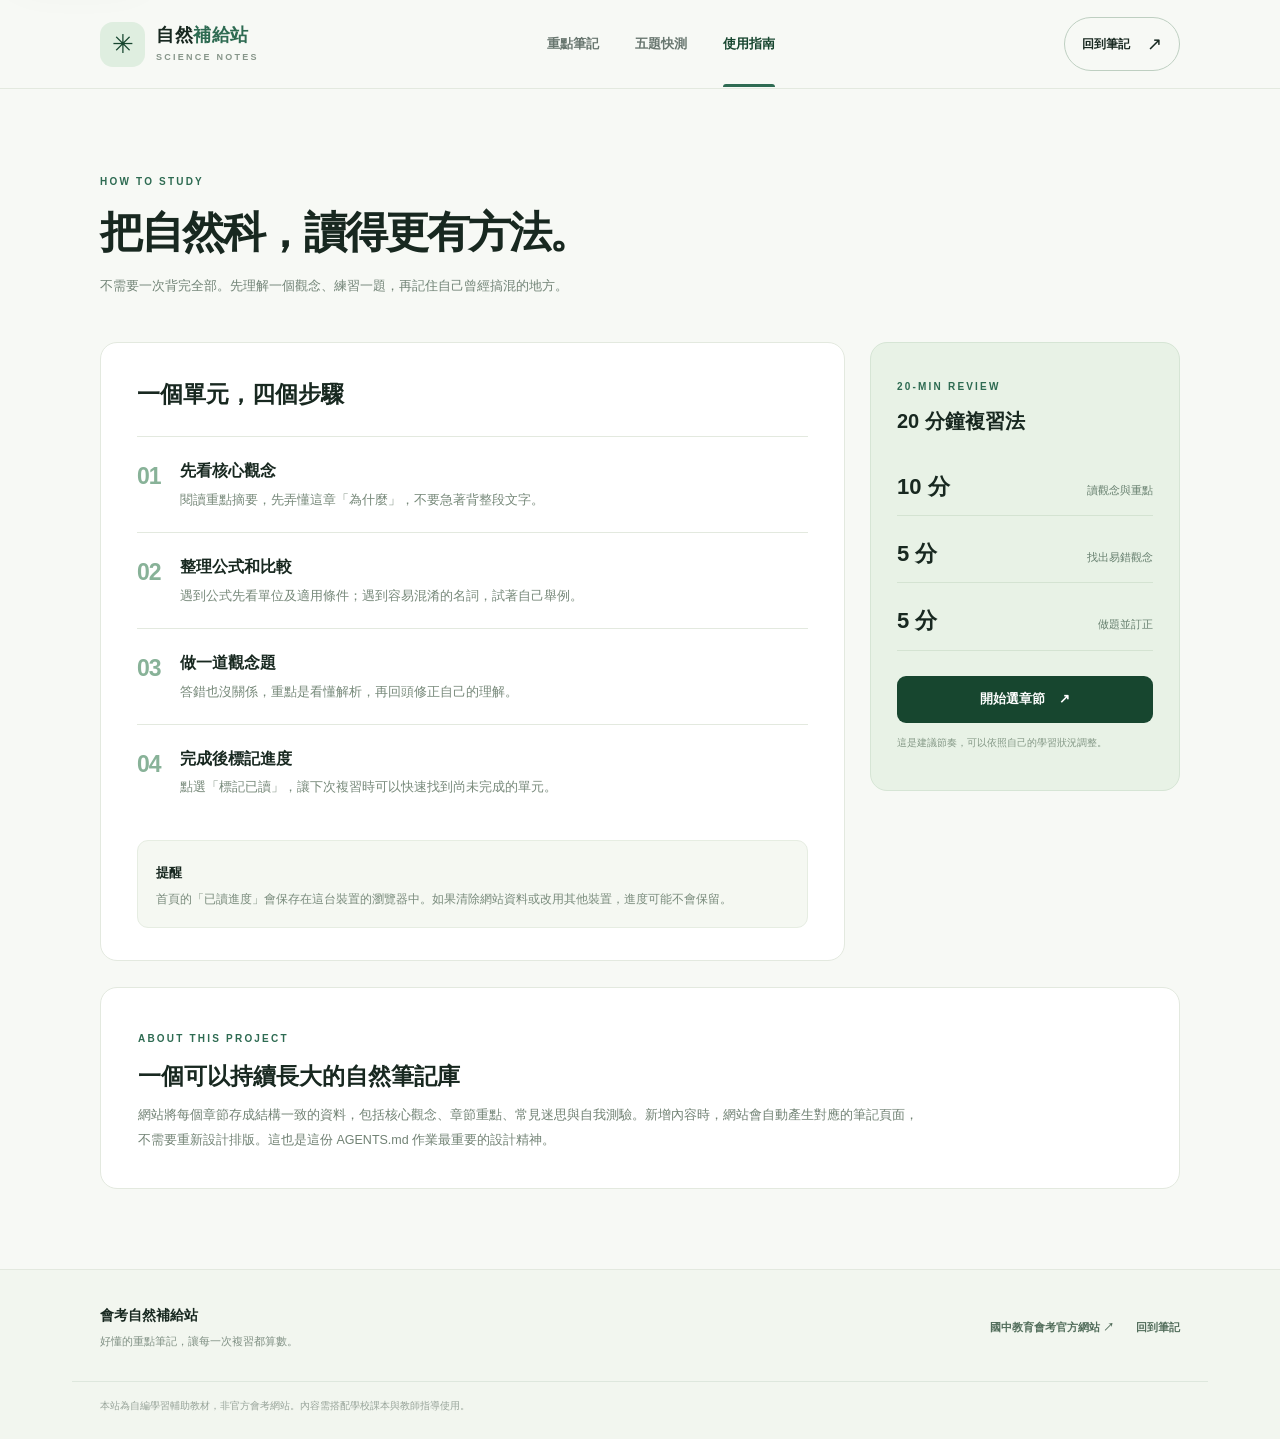
<file: guide.html>
<!doctype html>
<html lang="zh-Hant">
<head>
  <meta charset="utf-8">
  <meta name="viewport" content="width=device-width, initial-scale=1">
  <meta name="description" content="會考自然補給站的複習方法與使用說明。">
  <meta name="theme-color" content="#f5f8f5">
  <title>使用指南｜會考自然補給站</title>
  <link rel="icon" href="assets/favicon.svg" type="image/svg+xml">
  <link rel="stylesheet" href="styles.css">
</head>
<body>
  <a class="skip-link" href="#main">跳到主要內容</a>
  <header class="site-header">
    <div class="container header-inner">
      <a class="brand" href="./index.html" aria-label="會考自然補給站首頁"><span class="brand-icon" aria-hidden="true">✳</span><span class="brand-name">自然<span class="brand-accent">補給站</span><small>SCIENCE NOTES</small></span></a>
      <nav class="top-nav" aria-label="主要選單"><a href="./index.html" class="nav-link">重點筆記</a><a href="./index.html?mode=quiz" class="nav-link">五題快測</a><a href="./guide.html" class="nav-link active" aria-current="page">使用指南</a></nav>
      <a class="header-action" href="./index.html">回到筆記 <span aria-hidden="true">↗</span></a>
    </div>
  </header>
  <main id="main" class="container main-content">
    <div class="guide-head"><span class="eyebrow">HOW TO STUDY</span><h1>把自然科，讀得更有方法。</h1><p>不需要一次背完全部。先理解一個觀念、練習一題，再記住自己曾經搞混的地方。</p></div>
    <section class="guide-layout" aria-label="學習方法">
      <div class="guide-main">
        <h2>一個單元，四個步驟</h2>
        <div class="step-card"><span class="step-num">01</span><div><h3>先看核心觀念</h3><p>閱讀重點摘要，先弄懂這章「為什麼」，不要急著背整段文字。</p></div></div>
        <div class="step-card"><span class="step-num">02</span><div><h3>整理公式和比較</h3><p>遇到公式先看單位及適用條件；遇到容易混淆的名詞，試著自己舉例。</p></div></div>
        <div class="step-card"><span class="step-num">03</span><div><h3>做一道觀念題</h3><p>答錯也沒關係，重點是看懂解析，再回頭修正自己的理解。</p></div></div>
        <div class="step-card"><span class="step-num">04</span><div><h3>完成後標記進度</h3><p>點選「標記已讀」，讓下次複習時可以快速找到尚未完成的單元。</p></div></div>
        <div class="notice-box"><strong>提醒</strong><p>首頁的「已讀進度」會保存在這台裝置的瀏覽器中。如果清除網站資料或改用其他裝置，進度可能不會保留。</p></div>
      </div>
      <aside class="guide-aside"><span class="eyebrow">20-MIN REVIEW</span><h2>20 分鐘複習法</h2><div class="time-line"><div><strong>10 分</strong><span>讀觀念與重點</span></div><div><strong>5 分</strong><span>找出易錯觀念</span></div><div><strong>5 分</strong><span>做題並訂正</span></div></div><a href="./index.html" class="button button-dark">開始選章節 <span aria-hidden="true">↗</span></a><p class="side-note">這是建議節奏，可以依照自己的學習狀況調整。</p></aside>
    </section>
    <section class="about-section"><span class="eyebrow">ABOUT THIS PROJECT</span><h2>一個可以持續長大的自然筆記庫</h2><p>網站將每個章節存成結構一致的資料，包括核心觀念、章節重點、常見迷思與自我測驗。新增內容時，網站會自動產生對應的筆記頁面，不需要重新設計排版。這也是這份 AGENTS.md 作業最重要的設計精神。</p></section>
  </main>
  <footer class="site-footer"><div class="container footer-inner"><div><strong>會考自然補給站</strong><span>好懂的重點筆記，讓每一次複習都算數。</span></div><div class="footer-links"><a href="https://cap-rcpet.rcpet.edu.tw/" target="_blank" rel="noopener noreferrer">國中教育會考官方網站 ↗</a><a href="./index.html">回到筆記</a></div></div><div class="container footer-bottom">本站為自編學習輔助教材，非官方會考網站。內容需搭配學校課本與教師指導使用。</div></footer>
</body>
</html>
</file>
<file: styles.css>
/* 會考自然補給站 — 統一設計規則請見 AGENTS.md */
:root{--bg:#f7f9f5;--paper:#fff;--ink:#182820;--muted:#637269;--green:#2e6b52;--green-dark:#17462f;--green-pale:#eaf3eb;--border:#e3e9df;--radius:18px;--max:1136px;--shadow:0 16px 48px rgba(22,50,32,.06)}
*,*::before,*::after{box-sizing:border-box}
html{scroll-behavior:smooth;scroll-padding-top:110px}
body{margin:0;background:var(--bg);color:var(--ink);font-family:ui-sans-serif,-apple-system,BlinkMacSystemFont,"Noto Sans TC","Microsoft JhengHei","PingFang TC",sans-serif;line-height:1.7;-webkit-font-smoothing:antialiased}
a{color:inherit;text-decoration:none}
button,input{font:inherit}button{cursor:pointer}button:disabled{cursor:default}svg{flex-shrink:0}
.container{max-width:var(--max);margin:0 auto;padding-inline:28px}
.sr-only{position:absolute!important;width:1px;height:1px;padding:0;margin:-1px;overflow:hidden;clip:rect(0,0,0,0);white-space:nowrap;border:0}
.skip-link{position:absolute;top:-80px;left:16px;background:#fff;z-index:100;padding:8px 15px;border-radius:8px;box-shadow:var(--shadow)}.skip-link:focus{top:12px}
:focus-visible{outline:3px solid #76ba9c;outline-offset:3px}
.site-header{position:sticky;top:0;z-index:50;background:rgba(247,249,245,.94);border-bottom:1px solid var(--border);backdrop-filter:blur(16px)}
.header-inner{min-height:88px;display:flex;justify-content:space-between;align-items:center;gap:26px}
.brand{display:inline-flex;align-items:center;gap:11px;white-space:nowrap}.brand-icon{width:45px;height:45px;border-radius:13px;background:#dfeee0;display:grid;place-items:center;color:var(--green-dark);font-size:26px}.brand-name{font-size:18px;font-weight:850;letter-spacing:.03em;line-height:1.15;display:block}.brand-accent{color:var(--green)}.brand-name small{display:block;font-size:9px;letter-spacing:.25em;margin-top:6px;font-weight:800;color:#87968a}.top-nav{display:flex;gap:36px;align-items:center}.nav-link{font-size:13px;font-weight:700;color:#68766f;padding:32px 0;position:relative}.nav-link.active,.nav-link:hover{color:var(--green-dark)}.nav-link.active::after{content:"";position:absolute;bottom:0;left:0;right:0;height:3px;background:var(--green);border-radius:4px 4px 0 0}
.header-action{display:inline-flex;align-items:center;gap:17px;padding:11px 17px;border:1px solid #becfc1;border-radius:100px;font-size:12px;font-weight:800;white-space:nowrap;transition:.18s}.header-action:hover{background:#e7f1e6;border-color:var(--green)}.header-action span{font-size:18px;font-weight:400}
.main-content{padding-top:35px;padding-bottom:80px}.eyebrow{display:inline-block;font-size:10px;letter-spacing:.22em;color:var(--green);font-weight:850;text-transform:uppercase}
.hero{background:#e9f1e5;min-height:476px;border:1px solid #dce9da;display:grid;grid-template-columns:minmax(0,1.15fr) minmax(320px,.85fr);align-items:center;overflow:hidden;position:relative;border-radius:28px}
.hero::before{content:"";position:absolute;right:0;top:0;bottom:0;width:43%;background:radial-gradient(circle at 48% 54%,rgba(255,255,255,.75),transparent 60%)}
.hero-content{padding:52px 15px 43px 64px;position:relative;z-index:2}.hero-label{font-size:12px;display:inline-flex;align-items:center;gap:9px;font-weight:800;color:#4c765e;background:#f7fff6c0;border:1px solid #cde1cd;padding:8px 14px;border-radius:100px}
.hero h1{font-size:clamp(32px,3.2vw,47px);line-height:1.42;letter-spacing:-.05em;margin:23px 0 14px;font-weight:850}.hero h1 em{font-style:normal;color:var(--green)}.hero p{font-size:14px;line-height:2;max-width:450px;color:#5d7061;margin:0}.hero-actions{display:flex;gap:11px;align-items:center;margin-top:28px}.button{display:inline-flex;align-items:center;justify-content:center;gap:14px;padding:12px 19px;min-height:47px;border-radius:9px;border:1px solid transparent;font-size:12.5px;font-weight:850;transition:transform .17s,background .17s,border-color .17s;white-space:nowrap}.button:hover{transform:translateY(-2px)}.button-dark{background:var(--green-dark);color:#fff}.button-dark:hover{background:#286544}.button-light{background:#fff9;border-color:#d8e3d7;color:#31513e}.button-light:hover{background:#fff}.button-done{background:#e2f1e4;border-color:#b7d7c0;color:#27573b}.hero-foot{display:flex;flex-wrap:wrap;gap:18px;margin-top:42px;color:#728270;font-size:11px;font-weight:700}.hero-foot span{display:inline-flex;gap:7px;align-items:center}
.hero-graphic{height:430px;position:relative;display:grid;place-items:center;isolation:isolate}.orbit{border:1px solid #b2ccb6;border-radius:50%;position:absolute;left:50%;top:50%;transform:translate(-50%,-50%)}.orbit-a{width:172px;height:172px;box-shadow:0 0 0 45px #fbfffb33}.orbit-b{width:275px;height:275px;border-style:dashed;opacity:.75}.orbit-c{width:395px;height:395px;opacity:.52}.hero-core{position:relative;width:155px;height:155px;display:grid;place-items:center;background:linear-gradient(140deg,#286948,#508e68);color:#eefbec;border:10px solid #fbfff4;box-shadow:0 20px 45px #235b3340;border-radius:50%;z-index:2}.orbit-dot{position:absolute;border-radius:50%;width:17px;height:17px;background:#fff;border:5px solid #559c77;z-index:3}.orbit-dot-a{top:60px;right:108px}.orbit-dot-b{left:50px;top:208px;background:#f2cfa8;border-color:#e1a77b}.orbit-dot-c{bottom:62px;right:123px;background:#d7e8fc;border-color:#87a9d5}.floating-label{position:absolute;background:#ffffffdf;box-shadow:0 7px 22px #17483013;padding:8px 13px;border-radius:8px;font-size:9px;letter-spacing:.13em;color:#4b7562;font-weight:850;border:1px solid #fff;z-index:4}.label-a{top:80px;left:26px}.label-b{right:13px;top:178px}.label-c{bottom:67px;left:56px}
.progress-panel{display:flex;gap:20px;align-items:center;background:#fff;border:1px solid var(--border);border-radius:17px;padding:23px 29px;margin-top:23px}.progress-icon{width:48px;height:48px;border-radius:13px;background:#f0f5ed;color:#38684f;display:grid;place-items:center}.progress-info{flex:1;min-width:0}.progress-heading{display:flex;justify-content:space-between;gap:10px;margin-bottom:9px;align-items:baseline}.progress-heading strong{font-size:14px}.progress-heading span{font-size:12px;color:var(--muted)}.progress-heading b{color:var(--green);font-size:16px}.progress-track{height:8px;background:#eaf0e7;border-radius:99px;overflow:hidden}.progress-fill{height:100%;background:#75ac88;border-radius:99px;transition:width .2s}.progress-info small{display:block;font-size:10px;margin-top:10px;color:#89978a}
.subject-section,.notes-section{margin-top:82px}.section-head{margin-bottom:25px}.section-head h2{margin:8px 0 6px;line-height:1.35;letter-spacing:-.03em;font-size:28px}.section-head p{color:var(--muted);font-size:13px;margin:0}
.subject-grid{display:grid;grid-template-columns:repeat(3,minmax(0,1fr));gap:18px}.subject-card{text-align:left;min-height:234px;border-radius:17px;border:1px solid #dce6dd;padding:22px 24px 20px;display:flex;flex-direction:column;transition:transform .2s,box-shadow .2s;position:relative;overflow:hidden}.subject-card:hover{transform:translateY(-4px);box-shadow:var(--shadow)}.subject-card.green{background:#e8f3ea}.subject-card.blue{background:#eaf1fa;border-color:#e0e9f1}.subject-card.orange{background:#f9efe3;border-color:#f1e4d6}.subject-card-head{display:flex;justify-content:space-between;gap:12px;align-items:center}.subject-card-head>span{font-size:9px;letter-spacing:.13em;font-weight:800;color:#86a08d}.subject-card.blue .subject-card-head>span{color:#7992ab}.subject-card.orange .subject-card-head>span{color:#a99679}.subject-icon{width:48px;height:48px;border-radius:12px;display:grid;place-items:center;background:#ffffffad;color:#41765a}.blue .subject-icon{color:#527da1}.orange .subject-icon{color:#b18a5e}.subject-card h3{font-size:23px;letter-spacing:-.03em;margin:13px 0 4px}.subject-card p{font-size:11.5px;line-height:1.9;color:#647569;margin:0;max-width:240px}.subject-card-bottom{border-top:1px solid #ffffffbd;padding-top:12px;margin-top:auto;display:flex;align-items:center;justify-content:space-between;font-size:12px;font-weight:800;color:#587465}.blue .subject-card-bottom{color:#567593}.orange .subject-card-bottom{color:#917d60}
.filter-row{display:flex;gap:20px;align-items:center;justify-content:space-between;margin-top:29px;margin-bottom:11px}.filter-chips{display:flex;gap:8px;flex-wrap:wrap}.filter-chip{border:1px solid var(--border);background:#fff;color:#68786c;border-radius:99px;font-size:12px;font-weight:700;padding:8px 16px;transition:.18s}.filter-chip:hover{border-color:#82aa88}.filter-chip.selected{background:var(--green-dark);border-color:var(--green-dark);color:#fff}.search-box{display:flex;align-items:center;gap:10px;background:#fff;border:1px solid var(--border);color:#829287;border-radius:10px;padding:0 14px;max-width:306px;width:100%;height:40px}.search-box:focus-within{border-color:#75aa8c}.search-box input{border:0;outline:0;background:transparent;flex:1;min-width:0;color:var(--ink);font-size:11.5px}.search-box input::placeholder{color:#99a59b}.filter-status{color:#88948a;font-size:11px;margin-bottom:13px}
.notes-grid{display:grid;grid-template-columns:repeat(3,minmax(0,1fr));gap:16px}.note-card{padding:23px 22px 18px;min-height:228px;border:1px solid var(--border);background:#fff;border-radius:15px;display:flex;flex-direction:column;transition:border-color .16s,box-shadow .16s,transform .16s}.note-card:hover{border-color:#a0c0a8;box-shadow:0 16px 32px #264b3020;transform:translateY(-3px)}.note-card-top{display:flex;align-items:center;gap:7px;font-size:10.5px;color:#778478;font-weight:750}.category-dot{display:inline-block;width:8px;height:8px;border-radius:50%;background:#76ad86;flex-shrink:0}.category-dot.blue{background:#8aabcf}.category-dot.orange{background:#e0b17c}.read-flag{margin-left:auto;font-size:9.5px;color:#a2a9a3;font-weight:600;display:inline-flex;align-items:center;gap:3px}.read-flag.is-read{color:#387c55}.note-card h3{font-size:18px;line-height:1.55;letter-spacing:-.025em;margin:16px 0 7px}.note-card p{font-size:11.5px;line-height:1.9;color:#758178;margin:0}.note-card-footer{display:flex;align-items:center;justify-content:space-between;border-top:1px solid #edf0ea;margin-top:auto;padding-top:15px;color:#8b978e;font-size:10.5px;font-weight:650}.note-card-footer>span:first-child{display:flex;align-items:center;gap:5px}.card-arrow{color:#3d7353;display:flex}.empty-state{grid-column:1/-1;padding:40px 25px;background:#fff;border:1px dashed #b8c6b9;text-align:center;color:#637267;border-radius:15px}
.bottom-banner{margin-top:78px;background:#e4eee2;border:1px solid #d8e6d6;display:flex;justify-content:space-between;gap:24px;align-items:center;padding:32px 42px;border-radius:18px}.bottom-banner h2{font-size:23px;margin:5px 0;letter-spacing:-.02em}.bottom-banner p{font-size:12px;color:#6a7b6f;margin:0}
.site-footer{border-top:1px solid var(--border);background:#f2f6ef}.footer-inner{display:flex;justify-content:space-between;gap:20px;padding-top:34px;padding-bottom:30px}.footer-inner>div:first-child{display:flex;flex-direction:column;gap:4px}.footer-inner strong{font-size:14px}.footer-inner span{font-size:11px;color:#819185}.footer-links{display:flex;gap:22px;align-items:center;font-size:11px;color:#526d5b;font-weight:700}.footer-links a:hover{text-decoration:underline}.footer-bottom{border-top:1px solid #dee7dd;padding-top:15px;padding-bottom:25px;font-size:10px;color:#98a49a}
/* Article details */
.breadcrumbs{display:flex;align-items:center;flex-wrap:wrap;gap:9px;font-size:11px;color:#7f8d81;padding:17px 0 28px}.breadcrumbs a:hover{color:var(--green)}.breadcrumbs>span:nth-child(even){color:#b4bdb4}
.article-layout{display:grid;grid-template-columns:minmax(0,1fr) 264px;gap:36px;align-items:start}.article-body{min-width:0;background:#fff;border-radius:19px;border:1px solid var(--border);padding:45px 51px 39px}.article-hero{border-bottom:1px solid var(--border);padding-bottom:30px}.article-subject{display:flex;align-items:center;gap:8px;color:var(--green);font-size:11px;font-weight:800}.article-unit{color:#9aa79b;font-weight:600;margin-left:8px;padding-left:15px;border-left:1px solid #dce4db}.article-hero h1{font-size:35px;line-height:1.4;letter-spacing:-.045em;margin:15px 0 11px}.article-hero>p{font-size:13.5px;color:#718073;line-height:1.95;margin:0}.article-meta{display:flex;gap:19px;margin-top:25px;font-size:11px;color:#95a096}.article-meta span{display:flex;align-items:center;gap:7px}.takeaway-box{margin-top:32px;background:#edf5ed;border:1px solid #deebdf;border-radius:14px;padding:25px 27px}.takeaway-box h2{font-size:20px;margin:8px 0 15px}.takeaway-box ul{list-style:none;padding:0;margin:0;display:grid;gap:13px}.takeaway-box li{display:flex;gap:10px;align-items:start;font-size:13px;line-height:1.9;color:#476551}.takeaway-box li svg{margin-top:4px;color:#44815d}.article-section{padding-top:37px}.section-number{color:#7caa89;font-size:12px;letter-spacing:.1em;font-weight:850}.article-section h2{font-size:24px;letter-spacing:-.03em;margin:5px 0 12px}.article-section p{color:#516158;line-height:2.05;font-size:13px;margin:0 0 12px}.regular-list{padding-left:19px;margin:15px 0;color:#5b6b60;font-size:12.5px;line-height:2.2}.regular-list li{margin-bottom:6px;padding-left:5px}.regular-list li::marker{color:#79a987}
.formula-panel{margin-top:35px;padding:25px 29px;border:1px solid #dfe9f3;background:#f2f6fd;border-radius:13px}.formula-panel .eyebrow{color:#6786b0}.formula-panel h2{font-size:17px;margin:8px 0}.formula-expression{border-radius:11px;background:#fff;padding:20px 14px;text-align:center;font-size:21px;font-weight:800;letter-spacing:.025em;color:#2d5279;overflow-wrap:anywhere}.formula-panel p{font-size:12px;color:#627c91;line-height:1.9;margin-bottom:0}.trap-box,.memory-box{margin-top:24px;padding:23px 25px;border-radius:13px}.trap-box{background:#fff5ec;border:1px solid #f2e3d0}.memory-box{background:#f2f7ef;border:1px solid #e0ecdd}.box-heading{display:flex;gap:9px;align-items:center}.trap-box .box-heading{color:#ad7845}.memory-box .box-heading{color:#477952}.box-heading h2{font-size:16px;margin:0}.trap-box p,.memory-box p{color:#59665d;font-size:12.5px;line-height:1.95;margin:11px 0 0}
.practice{margin-top:40px;border-top:1px solid var(--border);padding-top:36px}.practice h2{font-size:23px;margin:7px 0 18px}.question-stem{font-size:14px;font-weight:700;color:#344b3b}.options{display:grid;gap:10px}.option{width:100%;text-align:left;display:flex;align-items:center;gap:13px;border:1px solid #e1e8e0;border-radius:10px;background:#fff;padding:12px 15px;font-size:12.5px;color:#3f5045;transition:.17s}.option:hover:enabled{background:#f5f9f3;border-color:#90b99b}.option>span{width:30px;height:30px;display:grid;place-items:center;background:#f2f5f1;border-radius:7px;flex-shrink:0;color:#708478;font-size:11px;font-weight:850}.option.is-correct,.option.is-correct:disabled{background:#e8f5e9;border-color:#86bf91;color:#245c39}.option.is-correct>span{background:#cdebd1;color:#317149}.option.is-wrong,.option.is-wrong:disabled{background:#fff0ed;border-color:#e9aea0;color:#9c4940}.option.is-wrong>span{background:#f9dcd5;color:#9c4940}.answer-feedback{display:none;margin-top:14px;border-radius:10px;padding:17px 19px}.answer-feedback.visible{display:block}.answer-feedback.success{background:#eef8ed;color:#316b43}.answer-feedback.error{background:#fff3ee;color:#9a5b44}.answer-feedback strong{font-size:13px}.answer-feedback p{font-size:12px;color:#596b5b;line-height:1.85;margin:5px 0 0}.text-button{border:0;background:none;padding:10px 0 0;font-size:11px;font-weight:850;color:var(--green);display:inline-flex;align-items:center;gap:8px}.article-actions{display:flex;flex-wrap:wrap;gap:11px;justify-content:space-between;border-top:1px solid var(--border);padding-top:28px;margin-top:29px}
.article-sidebar{position:sticky;top:122px}.sidebar-box{background:#fff;border:1px solid var(--border);border-radius:13px;padding:24px 22px}.sidebar-box h3{font-size:16px;margin:9px 0}.sidebar-box ol{color:#748379;font-size:11px;line-height:2.3;padding-left:17px;margin:9px 0 0}.sidebar-next{margin-top:15px;padding:22px;background:#ebf4e9;border-radius:13px;display:flex;flex-direction:column;gap:10px}.sidebar-next strong{font-size:14px}.sidebar-next a{font-size:12px;color:#2c6742;display:flex;align-items:center;gap:4px;justify-content:space-between;font-weight:750}.sidebar-back{display:inline-flex;gap:8px;align-items:center;margin:24px 4px;font-size:11px;color:#687c6c}.sidebar-back:hover{color:#245d3d}
/* Quiz */
.quiz-back{display:inline-flex;align-items:center;gap:7px;font-size:12px;font-weight:750;color:#6c806e;margin:16px 0 8px}.quiz-wrapper{max-width:730px;margin:24px auto 60px}.quiz-intro{text-align:center;margin-bottom:30px}.quiz-intro h1{font-size:37px;margin:7px 0 5px}.quiz-intro p{font-size:13px;color:#869589;margin:0}.quiz-card{background:#fff;border:1px solid var(--border);border-radius:20px;padding:32px 39px 36px}.quiz-count{display:flex;justify-content:space-between;gap:12px;align-items:center;font-size:10px;font-weight:750;letter-spacing:.1em;color:#87978a}.quiz-count strong{color:#34744e}.quiz-progress{height:7px;background:#edf3e9;border-radius:50px;margin:12px 0 30px;overflow:hidden}.quiz-progress>div{height:100%;background:#80ae89;border-radius:50px}.quiz-subject{color:#558265;font-size:11px;font-weight:750}.quiz-card h2{font-size:22px;line-height:1.6;letter-spacing:-.01em;margin:14px 0 25px}.quiz-options .option{padding:14px 16px;font-size:13px}.quiz-next-slot{display:flex;justify-content:flex-end;margin-top:22px}.quiz-next-slot:empty{display:none}.quiz-end{background:#fff;border:1px solid var(--border);border-radius:20px;text-align:center;padding:70px 24px;margin:70px auto;max-width:650px}.quiz-end-icon{display:grid;place-items:center;width:71px;height:71px;background:#e8f2e7;border-radius:50%;color:var(--green);margin:0 auto 18px}.quiz-end h1{font-size:29px;margin:9px 0 15px}.final-score{display:flex;align-items:baseline;justify-content:center;gap:10px;color:#6c806f}.final-score strong{font-size:68px;font-weight:850;color:var(--green)}.quiz-end p{font-size:13px;color:#78867b}.quiz-end-buttons{display:flex;align-items:center;justify-content:center;gap:10px;margin-top:26px}
.missing-note{margin:45px auto;max-width:650px}.missing-note h1{margin:0 0 5px}.missing-note .button{margin-top:13px}
/* Guide page */
.guide-head{padding:42px 0 43px}.guide-head h1{font-size:clamp(28px,4vw,43px);letter-spacing:-.05em;line-height:1.4;margin:9px 0 11px}.guide-head p{font-size:13px;color:#728477;margin:0;line-height:2}.guide-layout{display:grid;grid-template-columns:minmax(0,1fr) 310px;align-items:start;gap:25px}.guide-main{background:#fff;border:1px solid var(--border);border-radius:17px;padding:32px 36px}.guide-main>h2{font-size:23px;margin:0 0 22px}.step-card{display:flex;align-items:flex-start;gap:19px;padding:20px 0;border-top:1px solid var(--border)}.step-num{font-size:23px;letter-spacing:-.04em;color:#88b298;font-weight:850}.step-card h3{font-size:16px;margin:0 0 4px}.step-card p{font-size:12.5px;line-height:1.9;color:#77897a;margin:0}.notice-box{background:#f5f8f2;border:1px solid #e6ede2;border-radius:11px;padding:17px 18px;margin-top:20px}.notice-box strong{font-size:13px}.notice-box p{font-size:11.5px;color:#798b7c;margin:5px 0 0}.guide-aside{background:#e8f2e6;border:1px solid #d6e5d5;padding:28px 26px;border-radius:17px}.guide-aside h2{font-size:20px;margin:5px 0 20px}.time-line{display:grid;gap:9px;margin-bottom:25px}.time-line>div{display:flex;align-items:baseline;justify-content:space-between;border-bottom:1px solid #d4e3d2;padding:10px 0}.time-line strong{font-size:22px}.time-line span{font-size:11px;color:#667f6e}.guide-aside .button{width:100%}.side-note{font-size:10px;color:#849886;line-height:1.9}.about-section{background:#fff;border:1px solid var(--border);border-radius:17px;padding:35px 37px;margin-top:26px}.about-section h2{font-size:23px;margin:7px 0}.about-section p{font-size:12.5px;line-height:2;color:#718274;max-width:790px;margin:0}
@media (max-width:1020px){.hero{grid-template-columns:minmax(0,1fr) minmax(280px,.7fr)}.hero-content{padding-left:41px}.hero-graphic{transform:scale(.85)}.header-action{display:none}.article-layout{gap:22px;grid-template-columns:minmax(0,1fr) 224px}.article-body{padding:40px 34px}.notes-grid{grid-template-columns:repeat(2,minmax(0,1fr))}}
@media (max-width:780px){.container{padding-inline:20px}.header-inner{min-height:76px}.top-nav{gap:17px}.nav-link{padding:25px 0;font-size:11px}.brand-name{font-size:16px}.brand-icon{width:39px;height:39px}.hero{grid-template-columns:1fr;min-height:0}.hero-content{padding:36px 34px 20px}.hero h1{font-size:36px}.hero-graphic{height:260px;transform:scale(.72);margin-top:-17px;margin-bottom:-35px}.hero-foot{margin-top:31px}.subject-section,.notes-section{margin-top:58px}.subject-grid{gap:12px}.subject-card{padding:17px 15px;min-height:220px}.subject-card-head>span{font-size:8px}.subject-card h3{font-size:21px}.filter-row{align-items:stretch;flex-direction:column}.search-box{max-width:none}.bottom-banner{padding:25px 27px}.article-layout{grid-template-columns:1fr}.article-sidebar{position:static;display:grid;grid-template-columns:1fr 1fr;gap:15px}.sidebar-back{grid-column:1/-1}.guide-layout{grid-template-columns:1fr}.guide-aside{max-width:unset}}
@media (max-width:560px){.container{padding-inline:15px}.header-inner{flex-wrap:wrap;gap:0;min-height:0;padding-top:10px}.brand{padding:3px 0 9px}.top-nav{width:100%;display:flex;gap:28px;order:2}.nav-link{padding:9px 0 12px}.main-content{padding-top:17px;padding-bottom:55px}.hero{border-radius:18px}.hero-content{padding:30px 23px 17px}.hero h1{font-size:31px;line-height:1.48;margin:17px 0 12px}.hero p{font-size:12.5px}.hero-label{font-size:10px}.hero-actions{flex-wrap:wrap;margin-top:21px}.hero-graphic{margin-top:-46px;transform:scale(.61);height:218px;margin-bottom:-57px}.hero-foot{gap:10px 15px;margin-top:27px;font-size:10px}.progress-panel{padding:18px 14px;gap:12px}.progress-icon{width:40px;height:40px}.progress-heading strong{font-size:12px}.progress-heading span{font-size:10px}.progress-info small{font-size:9px}.section-head h2{font-size:24px}.subject-section,.notes-section{margin-top:53px}.subject-grid,.notes-grid{grid-template-columns:1fr}.subject-card{min-height:166px}.subject-card-head{align-items:center}.subject-card h3{margin:6px 0 0}.subject-card p{font-size:12px;max-width:unset}.subject-card-bottom{padding-top:7px;margin-top:11px}.note-card{min-height:199px}.filter-row{gap:12px}.filter-chips{gap:5px}.filter-chip{padding:7px 11px;font-size:11px}.bottom-banner{margin-top:49px;flex-direction:column;align-items:start;gap:17px;padding:25px 23px}.bottom-banner h2{font-size:20px}.footer-inner{flex-direction:column;padding-top:26px;padding-bottom:21px;gap:14px}.footer-links{flex-wrap:wrap}.breadcrumbs{padding:7px 0 18px;font-size:10px}.article-body{padding:28px 19px;border-radius:13px}.article-hero h1{font-size:27px}.takeaway-box{padding:21px 19px}.article-section h2{font-size:21px}.article-sidebar{grid-template-columns:1fr}.article-actions{align-items:stretch}.article-actions .button{width:100%}.sidebar-back{margin:8px 4px}.quiz-wrapper{margin:17px auto}.quiz-card{padding:25px 18px 27px}.quiz-intro h1{font-size:30px}.quiz-card h2{font-size:18px}.quiz-end{padding:48px 18px;margin:32px auto}.quiz-end-buttons{flex-direction:column}.quiz-end-buttons>*{width:100%}.guide-head{padding:20px 0 27px}.guide-main,.guide-aside,.about-section{padding:25px 20px}.guide-main>h2{font-size:21px}}
@media(prefers-reduced-motion:reduce){html{scroll-behavior:auto}*,*::before,*::after{animation-duration:.01ms!important;transition-duration:.01ms!important}}
</file>
